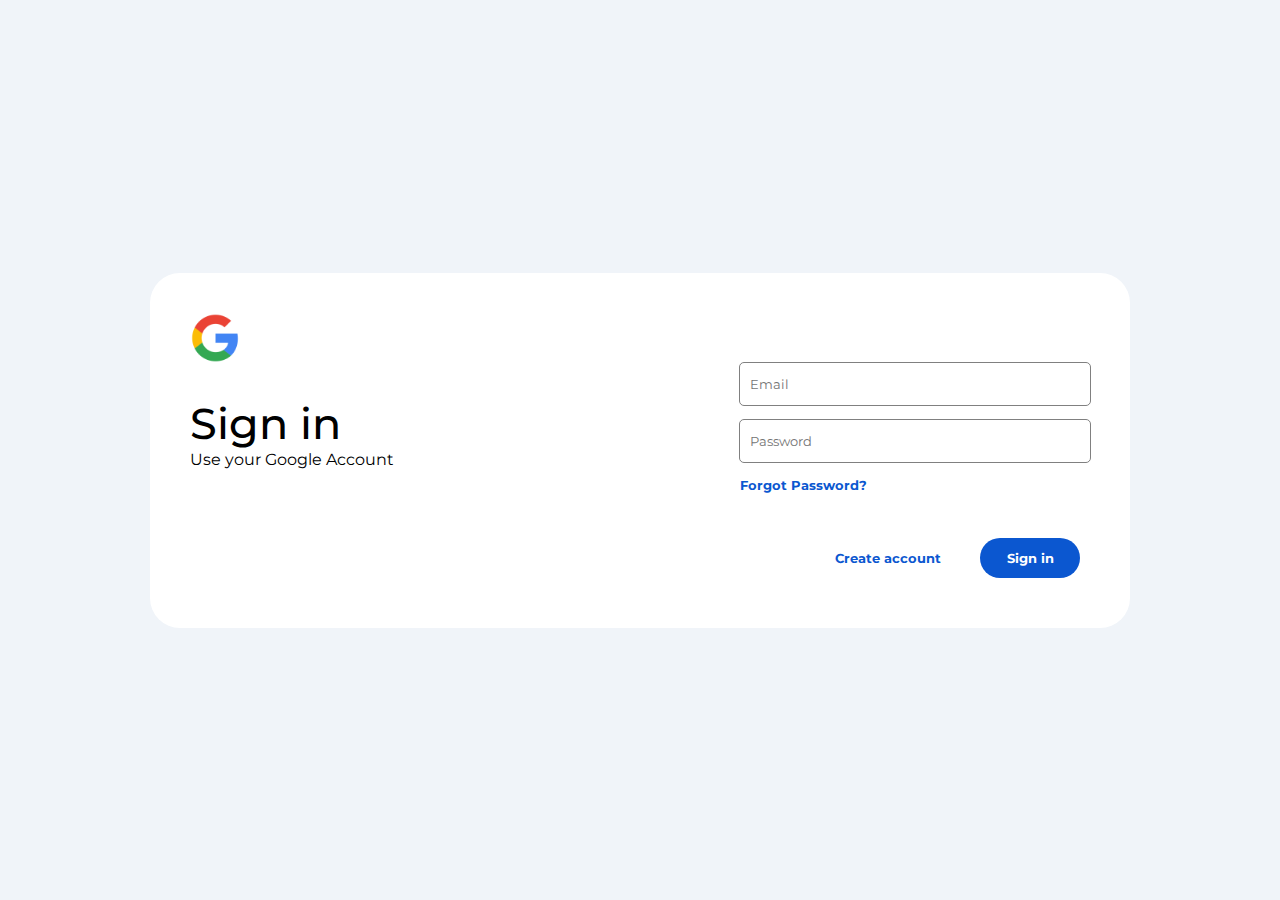
<file: index.html>
<!DOCTYPE html>
<html lang="en" data-theme="">
<head>
    <meta charset="UTF-8">
    <meta name="viewport" content="width=device-width, initial-scale=1.0">
    <link rel="stylesheet" href="styles/styles.css">
    <title>Google Sign in</title>
</head>
<body>
    <div class="container">
        <div class="content">
            <img src="./img/logo.png" alt="">
            <div class="text">
                <span>Sign in</span>
                <p>Use your Google Account</p>
            </div>
        </div>
        <form action="">
            <input type="email" name="" id="" placeholder="Email">
            <input type="password" name="" id="" placeholder="Password">
            <a href="#">Forgot Password?</a>
            <div class="buttons">
                <a href="#">Create account</a>
                <button>Sign in</button>
            </div>
        </form>
    </div>
</body>
</html>
</file>
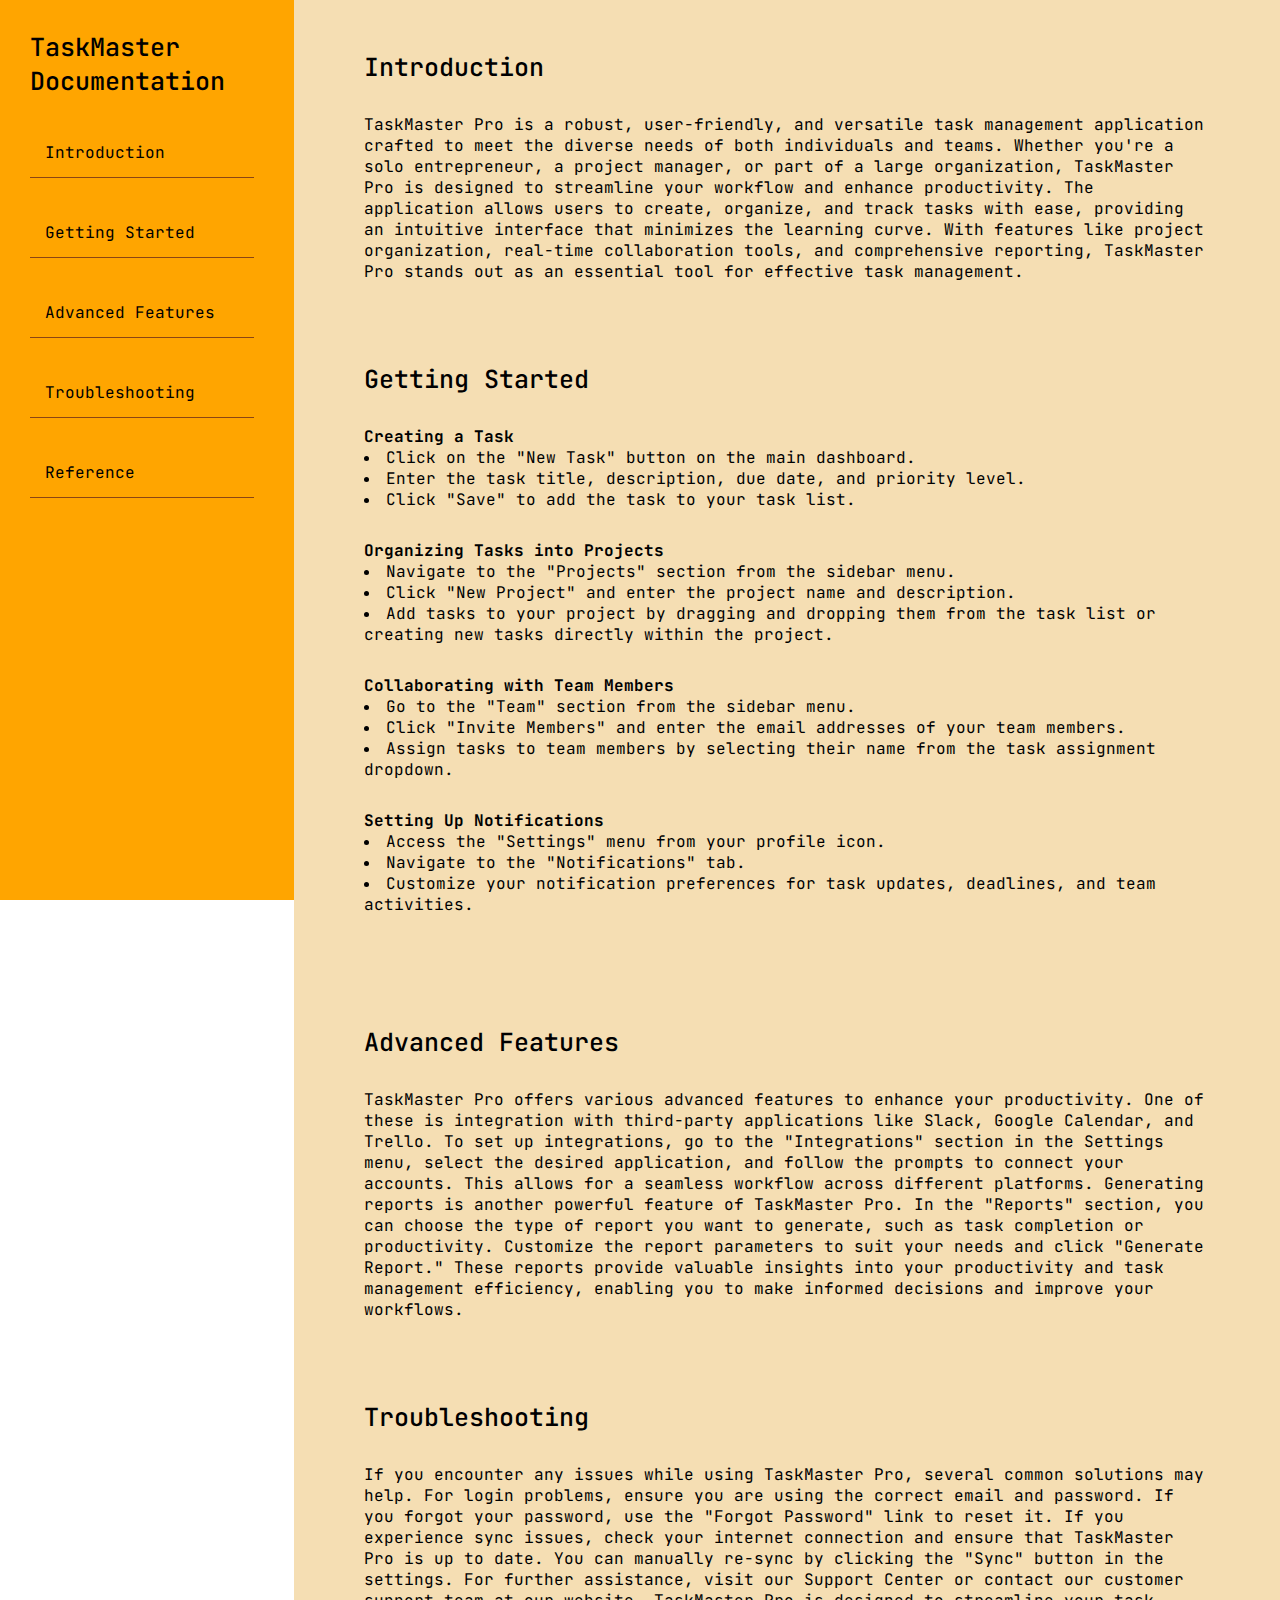
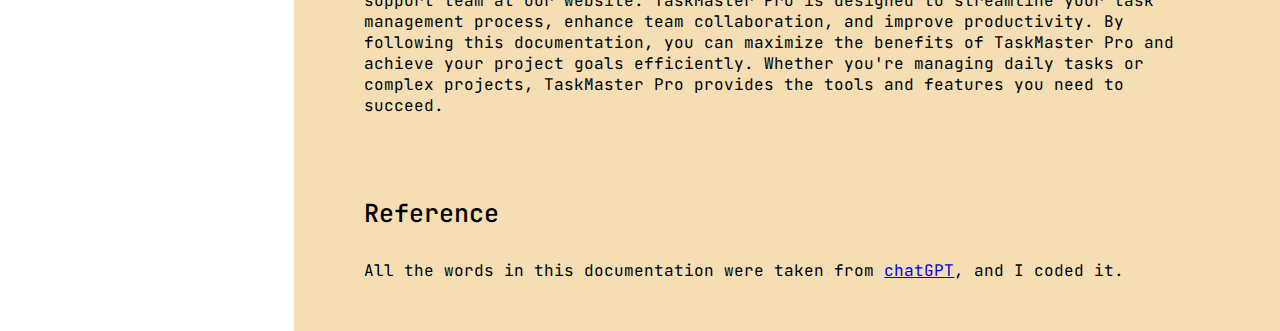
<file: work.html>
<html>
<head>
    <meta charset='utf-8'>
    <meta name='viewport' content='initial-scale=1.0, width='device-width''>
    <link rel='stylesheet' href='styles.css'>
    <title>TaskMaster Documentation</title>
</head>
<body>
    <nav id='navbar'>
        <header>TaskMaster Documentation</header>
        <a href="#Introduction" class="nav-link">Introduction</a>
        <a href="#Getting_Started" class="nav-link">Getting Started</a>
        <a href="#Advanced_Features" class="nav-link">Advanced Features</a>
        <a href="#Troubleshooting" class="nav-link">Troubleshooting</a>
        <a href="#Reference" class="nav-link">Reference</a>
    </nav>
    <main id='main-doc'>
        <section id='Introduction' class='main-section'>
            <header>Introduction</header>
            <p>
                <code>TaskMaster</code> Pro is a robust, user-friendly, and versatile task management
                application crafted to meet the diverse needs of <code>both</code> individuals and teams.
                Whether you're a solo entrepreneur, a project manager, or part of a large organization,
                <code>TaskMaster</code> Pro is designed to streamline your workflow and enhance productivity. The 
                application allows users to create, organize, and track tasks with ease, providing an intuitive
                interface that <code>minimizes</code> the learning curve. With features like project organization, real-time 
                collaboration tools, and comprehensive reporting, <code>TaskMaster</code> Pro stands out as an essential tool for
                effective task management.
            </p>
        </section>
        <section id='Getting_Started'  class='main-section'>
            <header>Getting Started</header>
            <p>
                <b><code>Creating</code> a Task</b><br>
                <li>Click on the "New Task" button on the main dashboard.</li>
                <li>Enter the task title, <code>description</code>, due date, and priority level.</li>
                <li><code>Click</code> "Save" to add the task to your task list.</li>
            </p>
            <p>
                <b>Organizing Tasks into Projects</b><br>
                <li><code>Navigate</code> to the "Projects" section from the sidebar menu.</li>
                <li>Click "New Project" and enter the project name and description.</li>
                <li>Add tasks to your project by dragging and dropping them from the task list or creating new tasks directly within the project.</li>
            </p>
            <p>
                <b><code>Collaborating</code> with Team Members</b><br>
                <li>Go to the "Team" section from the sidebar menu.</li>
                <li>Click "Invite Members" and enter the email addresses of your team members.</li>
                <li>Assign tasks to team members by selecting their name from the task assignment dropdown.</li>
            </p>
            <p>
                <b>Setting Up Notifications</b><br>
                <li>Access the "Settings" menu from your profile icon.</li>
                <li>Navigate to the "Notifications" tab.</li>
                <li>Customize your notification preferences for task updates, deadlines, and team activities.</li>
            </p>
        </section>
        <section id='Advanced_Features' class='main-section'>
            <header>Advanced Features</header>
            <p>
                <code>TaskMaster</code> Pro offers various advanced features to enhance your
                productivity. One of these is integration with third-party
                applications like Slack, Google Calendar, and Trello.
                To set up integrations, go to the "Integrations" section
                in the Settings menu, select the desired application,
                and <code>follow</code> the prompts to connect your accounts. This
                allows for a seamless <code>workflow</code> across different platforms.

                Generating reports is another powerful feature of <code>TaskMaster</code>
                Pro. In the "Reports" section, you can choose the type of report
                you want to generate, such as task completion or productivity.
                Customize the <code>report</code> parameters to suit your needs and click 
                "Generate Report." These reports provide valuable insights into your 
                productivity and task management efficiency, enabling you to make informed 
                decisions and improve your workflows.
            </p>
        </section>
        <section id='Troubleshooting'  class='main-section'>
            <header>Troubleshooting</header>
            <p>
                If you <code>encounter</code> any issues while using <code>TaskMaster</code> Pro,
                several common solutions may help. For login problems,
                ensure you are using the correct email and password.
                If you forgot your password, use the "Forgot Password"
                link to reset it. If you experience sync issues, check
                your internet connection and ensure that <code>TaskMaster</code> Pro
                is up to date. You can <code>manually</code> re-sync by clicking the 
                "Sync" button in the settings. For further assistance,
                visit our Support Center or contact our customer support
                <code>team</code> at our website.

                <code>TaskMaster</code> Pro is designed to streamline your task management
                process, enhance team collaboration, and improve productivity.
                By following this documentation, you can maximize the benefits
                of <code>TaskMaster</code> Pro and achieve your project goals efficiently.
                Whether you're managing daily tasks or complex projects,
                <code>TaskMaster</code> Pro provides the tools and features you need
                to succeed.
            </p>
        </section>
        <section id='Reference' class='main-section'>
            <header>Reference</header>
            <p>
                All the words in this documentation were taken from <a target="_blank" href="https://chatgpt.com/">chatGPT</a>, and I coded it.
            </p>
        </section>
    </main>
</body>
</html>
</file>
<file: styles/styles.css>
@import url('https://fonts.googleapis.com/css2?family=Montserrat:ital,wght@0,100..900;1,100..900&display=swap');

* {
    font-family: Montserrat;
    margin: 0;
}

body {
    width: 100%;
    height: 100vh;
    display: flex;
    justify-content: center;
    align-items: center;
    background: #f0f4f9;
}

img {
    width: 50px;
}

.container {
    background: white;
    padding: 40px;
    display: flex;
    flex-wrap: wrap;
    justify-content: space-between;
    width: 90%;
    max-width: 900px;
    height: max-content;
    border-radius: 30px;
}

.text span {
    font-size: 43px;
    font-weight: 500;
}

.text {
    margin-top: 30px;
}

form {
    padding: 0;
    display: flex;
    flex-direction: column;
    margin-top: 50px;
    width: 350px;
    gap: 15px;
}

input {
    height: 40px;
    border: none;
    outline: 1px solid gray;
    padding-left: 10px;
    width: 96.5%;
    border-radius: 4px;
}

input:focus {
    outline: 2px solid #0b57d0;
}

.buttons {
    display: flex;
    align-items: center;
    gap: 20px;
    justify-content: end;
    padding: 30px 10px 10px 10px;
}

.buttons a {
    text-decoration: none;
    text-align: center;
    color: #0b57d0;
    font-weight: bold;
    font-size: 13px;
    padding: 12px;
    width: 120px;
    border-radius: 50px;
    transition: .2s;
}

.buttons a:hover {
    background-color: #f0f4f9;
}

a {
    text-decoration: none;
    color: #0b57d0;
    font-weight: bold;
    font-size: 13px;
}

button {
    cursor: pointer;
    background: #0b57d0;
    font-weight: bold;
    border: none;
    color: white;
    width: 100px;
    padding: 12px;
    border-radius: 50px;
    font-size: 13px;
    transition: .2s;
}

button:hover {
    background: #0e4eb5;
    box-shadow: 1px 1px 3px gray;
}

@media (max-width: 632px) {
    body {
        align-items: start;
        background: white;
    }

    form {
        width: 100%;
    }
}
</file>
<file: styles.css>
@import url('https://fonts.googleapis.com/css2?family=JetBrains+Mono:ital,wght@0,100..800;1,100..800&display=swap');

* {
    font-family: JetBrains Mono;
    margin: 0;
    box-sizing: border-box;
}

body {
    width: 100%;
    height: 100vh;
    display: flex;
}

main {
    position: absolute;
    top: 0;
    right: 0;
    display: flex;
    flex-direction: column;
    background-color: wheat;
    gap: 80px;
    padding: 50px 70px;
    width: 77%;
    height: max-content;
    margin-right: 0;
}

p {
    margin-top: 30px;
    width: fit-content;
}

nav {
    z-index: 1;
    position: fixed;
    width: 23%;
    min-width: 100px;
    padding: 30px 40px 20px 30px;
    background-color: orange;
    height: 100%;
    display: flex;
    flex-direction: column;
}

nav header {
    width: max-content;
    max-width: 50px;
}

header {
    font-size: 25px;
    font-weight: 500;
    width: max-content;
}

nav a {
    display: flex;
    padding-left: 15px;
    align-items: center;
    width: 100%;
    height: 50px;
    border-bottom: 1px solid saddlebrown;
    margin-top: 30px;
    text-decoration: none;
    color: #000;
}

@media (max-width: 768px) {
    body {
        font-size: 12px;
    }
    main {
        position: absolute;
        top: 0;
        right: 0;
        display: flex;
        flex-direction: column;
        background-color: wheat;
        gap: 80px;
        padding: 10px 20px;
        width: 77%;
        height: max-content;
        margin-right: 0;
    }
    nav {
        padding: 5px;
    }
    nav a{
        padding: 0;
        height: 15px;
        font-size: 8px;
        border-bottom: 1px solid saddlebrown;
        margin-top: 30px;
        text-decoration: none;
        color: #000;
    }

    header {
        font-size: 15px;
    }

    nav header {
        font-size: 11px;
        width: 50px;
    }
}
</file>
